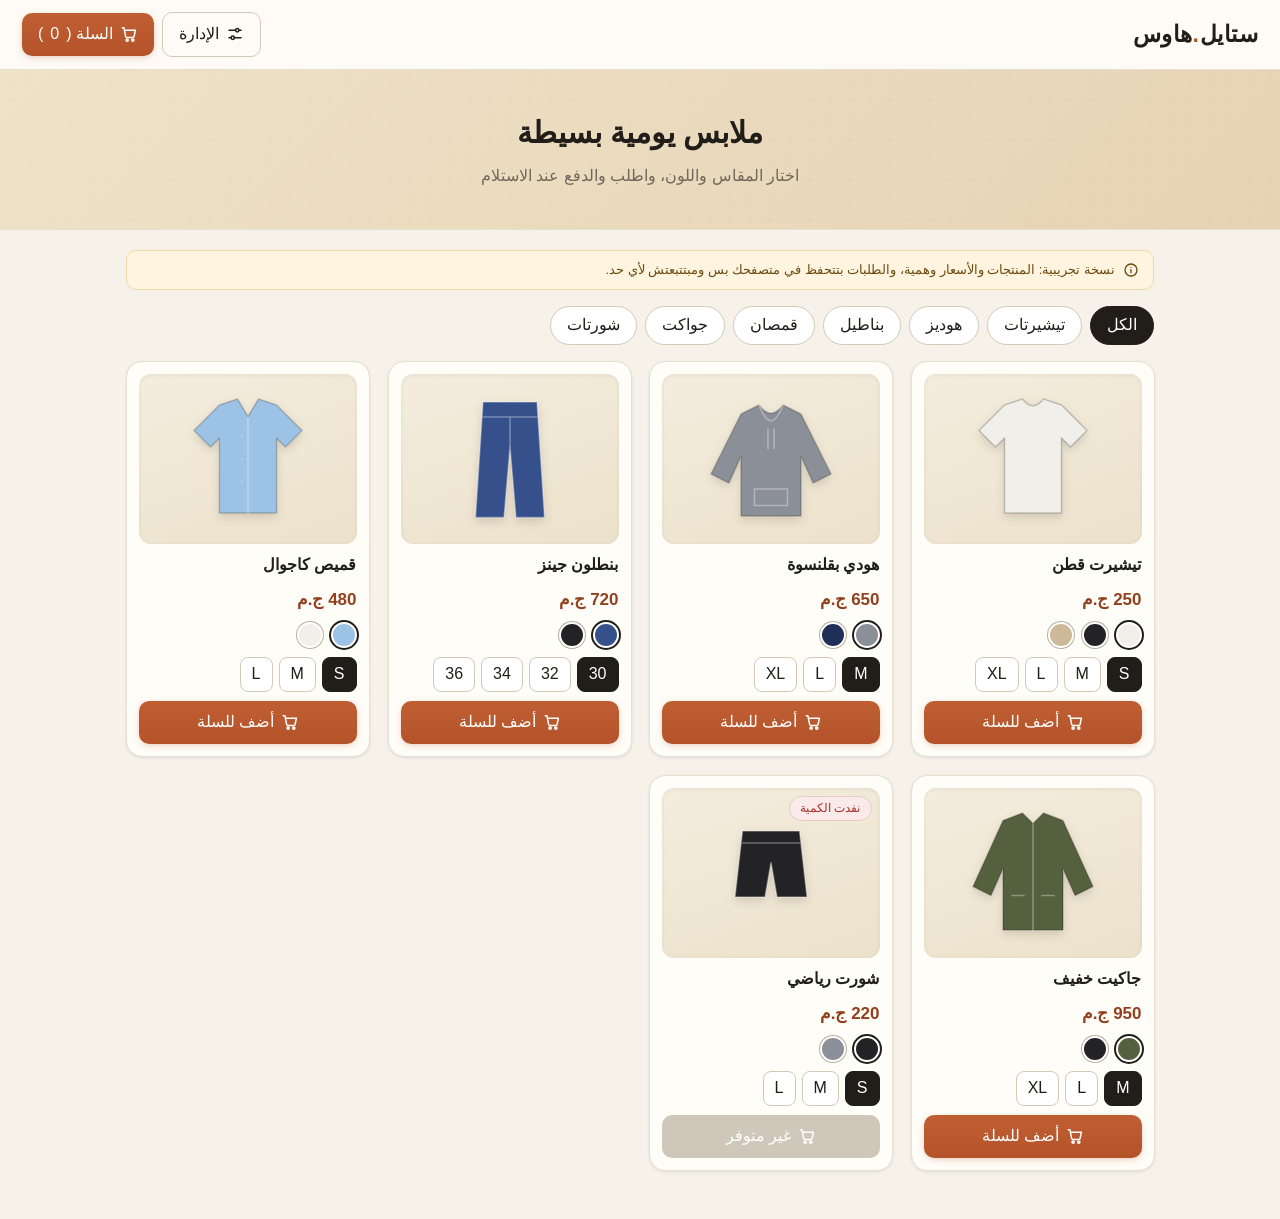
<file: clothing-store/index.html>
<!doctype html>
<html lang="ar" dir="rtl">
<head>
<meta charset="utf-8"><meta name="viewport" content="width=device-width,initial-scale=1">
<meta name="theme-color" content="#f6f2ea">
<title>متجر ملابس - نسخة تجريبية</title>
<link rel="icon" href="data:image/svg+xml,%3Csvg xmlns='http://www.w3.org/2000/svg' viewBox='0 0 24 24'%3E%3Cpath fill='%23b4532a' d='M14.5 3a2.5 2.5 0 0 1-5 0H6L2.5 7.5 5 10l1-1v12h12V9l1 1 2.5-2.5L18 3z'/%3E%3C/svg%3E">
<link rel="stylesheet" href="style.css">
</head>
<body>
<svg class="sprite" aria-hidden="true">
  <symbol id="i-cart" viewBox="0 0 24 24"><circle class="f" cx="9.5" cy="20" r="1.5"/><circle class="f" cx="17" cy="20" r="1.5"/><path d="M3 3.5h2.2l2.3 11.7a2 2 0 0 0 2 1.6h7.3a2 2 0 0 0 2-1.6L20.5 7H6"/></symbol>
  <symbol id="i-gear" viewBox="0 0 24 24"><path d="M4 7h9M17 7h3M4 17h3M11 17h9"/><circle cx="15" cy="7" r="2.2"/><circle cx="9" cy="17" r="2.2"/></symbol>
  <symbol id="i-x" viewBox="0 0 24 24"><path d="M6 6l12 12M18 6L6 18"/></symbol>
  <symbol id="i-check" viewBox="0 0 24 24"><path d="M4.5 12.5l5 5L19.5 7"/></symbol>
  <symbol id="i-info" viewBox="0 0 24 24"><circle cx="12" cy="12" r="9"/><path d="M12 8v.01M12 11.5V16"/></symbol>
</svg>
<header>
  <h1 class="brand">ستايل<span>.</span>هاوس</h1>
  <div class="actions">
    <a class="btn ghost" href="admin.html"><svg class="ic"><use href="#i-gear"/></svg>الإدارة</a>
    <button id="open-cart"><svg class="ic"><use href="#i-cart"/></svg>السلة (<span id="count">0</span>)</button>
  </div>
</header>
<section class="hero"><h2>ملابس يومية بسيطة</h2><p>اختار المقاس واللون، واطلب والدفع عند الاستلام</p></section>
<main>
  <div class="notice"><svg class="ic"><use href="#i-info"/></svg>نسخة تجريبية: المنتجات والأسعار وهمية، والطلبات بتتحفظ في متصفحك بس ومبتتبعتش لأي حد.</div>
  <div id="filters" class="filters" role="group" aria-label="التصنيفات"></div>
  <div id="grid" class="grid"></div>
</main>
<aside id="cart" class="panel" aria-label="السلة">
  <div class="panel-head"><h2>السلة</h2><button class="ghost" id="close-cart"><svg class="ic"><use href="#i-x"/></svg>إغلاق</button></div>
  <div id="cart-lines"></div>
  <div class="total">الإجمالي: <span id="total">0</span> ج.م</div>
  <form id="order-form">
    <label>الاسم<input name="name" required autocomplete="name"></label>
    <label>رقم الموبايل<input name="phone" required inputmode="numeric" pattern="01[0-9]{9}" title="رقم مصري من 11 رقم يبدأ بـ 01" autocomplete="tel"></label>
    <label>العنوان<textarea name="address" rows="2" required></textarea></label>
    <p class="muted">الدفع عند الاستلام.</p>
    <button type="submit"><svg class="ic"><use href="#i-check"/></svg>تسجيل الطلب</button>
  </form>
  <div id="msg" aria-live="polite"></div>
</aside>
<script src="products.js"></script>
<script src="app.js"></script>
</body>
</html>
</file>
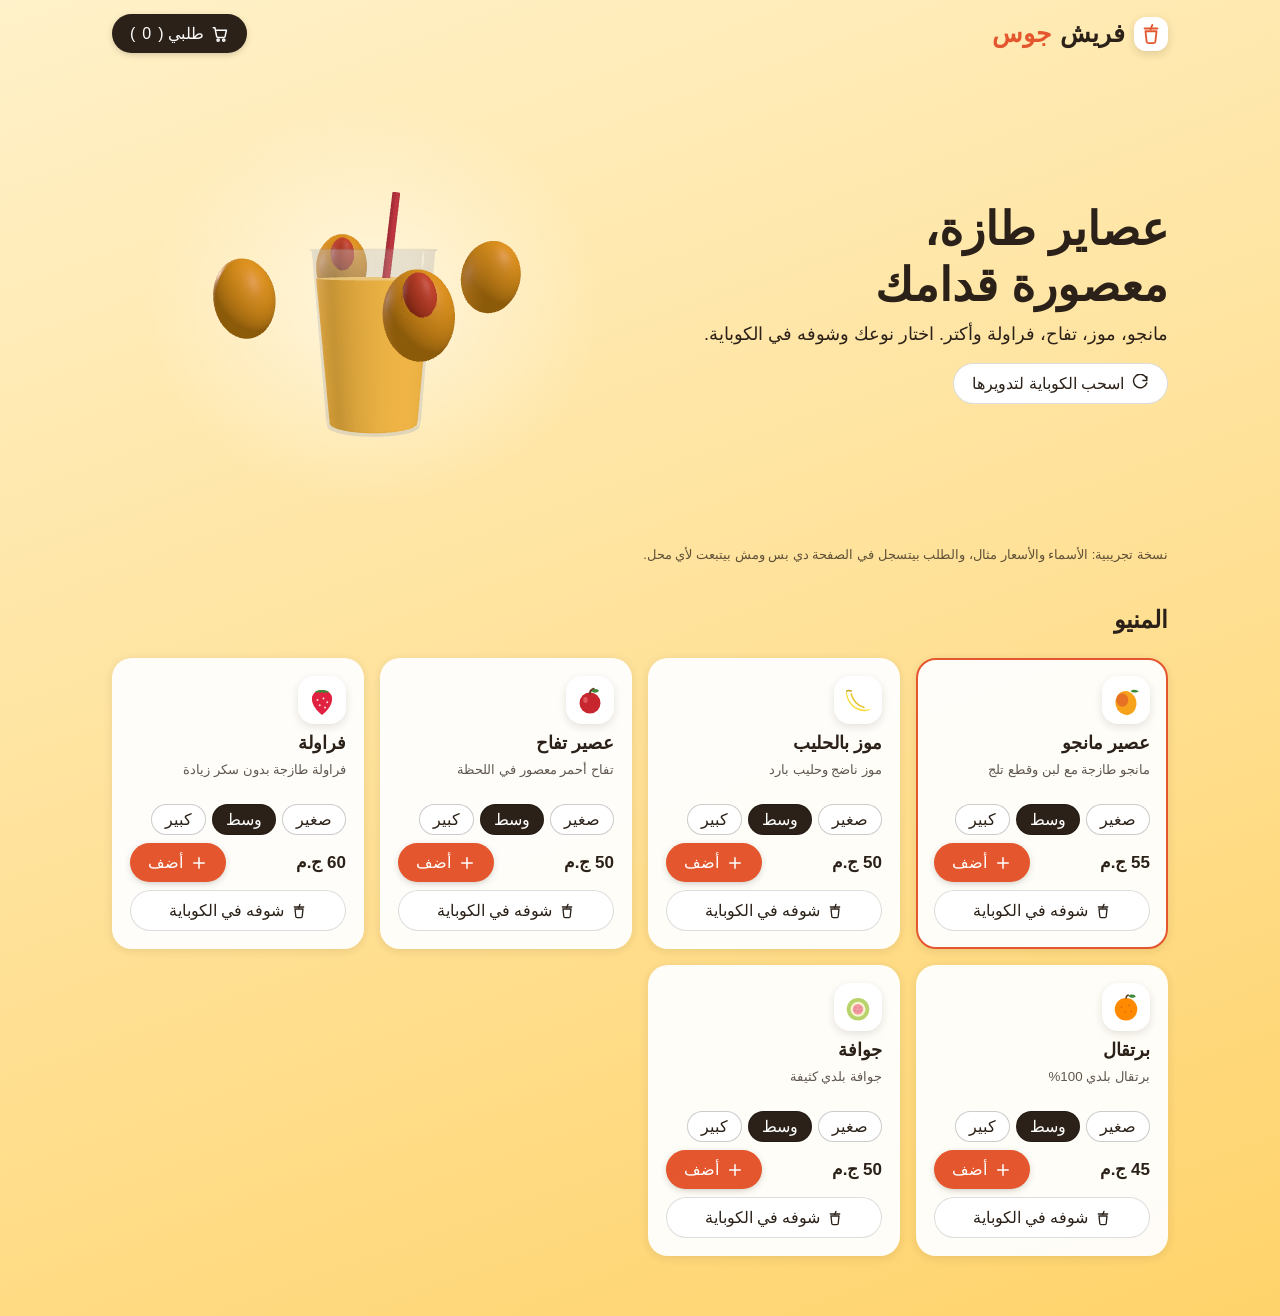
<file: juice-shop/index.html>
<!doctype html>
<html lang="ar" dir="rtl">
<head>
<meta charset="utf-8"><meta name="viewport" content="width=device-width,initial-scale=1">
<meta name="theme-color" content="#ffd36b">
<title>فريش جوس - نسخة تجريبية</title>
<link rel="icon" href="data:image/svg+xml,%3Csvg xmlns='http://www.w3.org/2000/svg' viewBox='0 0 24 24'%3E%3Cpath fill='%23e4572e' d='M6 9h12l-1.2 11.2a2 2 0 0 1-2 1.8H9.2a2 2 0 0 1-2-1.8z'/%3E%3Cpath fill='%23fff' opacity='.75' d='M5 6h14v2H5z'/%3E%3Cpath stroke='%232b2118' stroke-width='1.6' fill='none' stroke-linecap='round' d='M13.5 2 11.5 7'/%3E%3C/svg%3E">
<link rel="stylesheet" href="style.css">
</head>
<body>
<svg class="sprite" aria-hidden="true">
  <symbol id="i-cart" viewBox="0 0 24 24"><circle class="f" cx="9.5" cy="20" r="1.5"/><circle class="f" cx="17" cy="20" r="1.5"/><path d="M3 3.5h2.2l2.3 11.7a2 2 0 0 0 2 1.6h7.3a2 2 0 0 0 2-1.6L20.5 7H6"/></symbol>
  <symbol id="i-cup" viewBox="0 0 24 24"><path d="M6 9h12l-1.2 11.2a2 2 0 0 1-2 1.8H9.2a2 2 0 0 1-2-1.8z"/><path d="M5 6h14"/><path d="M13.5 2 11.5 7"/></symbol>
  <symbol id="i-x" viewBox="0 0 24 24"><path d="M6 6l12 12M18 6L6 18"/></symbol>
  <symbol id="i-plus" viewBox="0 0 24 24"><path d="M12 5v14M5 12h14"/></symbol>
  <symbol id="i-rotate" viewBox="0 0 24 24"><path d="M20.5 5.5A9 9 0 1 0 21 12"/><path d="M21 3.5v5h-5"/></symbol>
  <symbol id="i-trash" viewBox="0 0 24 24"><path d="M4 7h16M9.5 7V4.5h5V7M6.5 7l.9 12.5a2 2 0 0 0 2 1.8h5.2a2 2 0 0 0 2-1.8L17.5 7"/><path d="M10.2 11v6M13.8 11v6"/></symbol>
  <symbol id="i-check" viewBox="0 0 24 24"><path d="M4.5 12.5l5 5L19.5 7"/></symbol>
  <symbol id="i-info" viewBox="0 0 24 24"><circle cx="12" cy="12" r="9"/><path d="M12 8v.01M12 11.5V16"/></symbol>
</svg>
<header>
  <h1 class="brand"><span class="logo"><svg class="ic"><use href="#i-cup"/></svg></span>فريش<span>جوس</span></h1>
  <button id="open-cart"><svg class="ic"><use href="#i-cart"/></svg>طلبي (<span id="count">0</span>)</button>
</header>
<section class="hero">
  <div>
    <h2>عصاير طازة،<br>معصورة قدامك</h2>
    <p>مانجو، موز، تفاح، فراولة وأكتر. اختار نوعك وشوفه في الكوباية.</p>
    <button class="light" id="spin-hint"><svg class="ic"><use href="#i-rotate"/></svg>اسحب الكوباية لتدويرها</button>
  </div>
  <div class="stage">
    <canvas id="c" aria-label="كوباية عصير ثلاثية الأبعاد"></canvas>
    <div class="fallback" id="fallback" aria-hidden="true">
      <svg viewBox="0 0 120 170"><path d="M25 30h70l-6 118a10 10 0 0 1-10 9H41a10 10 0 0 1-10-9z" fill="#fff" opacity=".55"/><path d="M29 55h62l-5 93a9 9 0 0 1-9 8H43a9 9 0 0 1-9-8z" fill="#e4572e" opacity=".85"/><path d="M72 8 60 42" stroke="#e23d4b" stroke-width="6" stroke-linecap="round"/></svg>
    </div>
  </div>
</section>
<p class="note">نسخة تجريبية: الأسماء والأسعار مثال، والطلب بيتسجل في الصفحة دي بس ومش بيتبعت لأي محل.</p>
<main>
  <h3>المنيو</h3>
  <div class="menu" id="menu"></div>
</main>
<aside class="panel" id="cart" aria-label="طلبي">
  <div class="row"><h3>طلبي</h3><button class="light" id="close-cart"><svg class="ic"><use href="#i-x"/></svg>إغلاق</button></div>
  <div id="lines"></div>
  <p class="total"><b>الإجمالي: <span id="total">0</span> ج.م</b></p>
  <form id="order">
    <label>الاسم<input name="name" required></label>
    <label>الموبايل<input name="phone" required pattern="01[0-9]{9}" inputmode="numeric" title="رقم مصري من 11 رقم"></label>
    <button><svg class="ic"><use href="#i-check"/></svg>تسجيل الطلب</button>
  </form>
  <div id="msg" aria-live="polite"></div>
</aside>
<script type="module" src="app.js"></script>
</body>
</html>
</file>
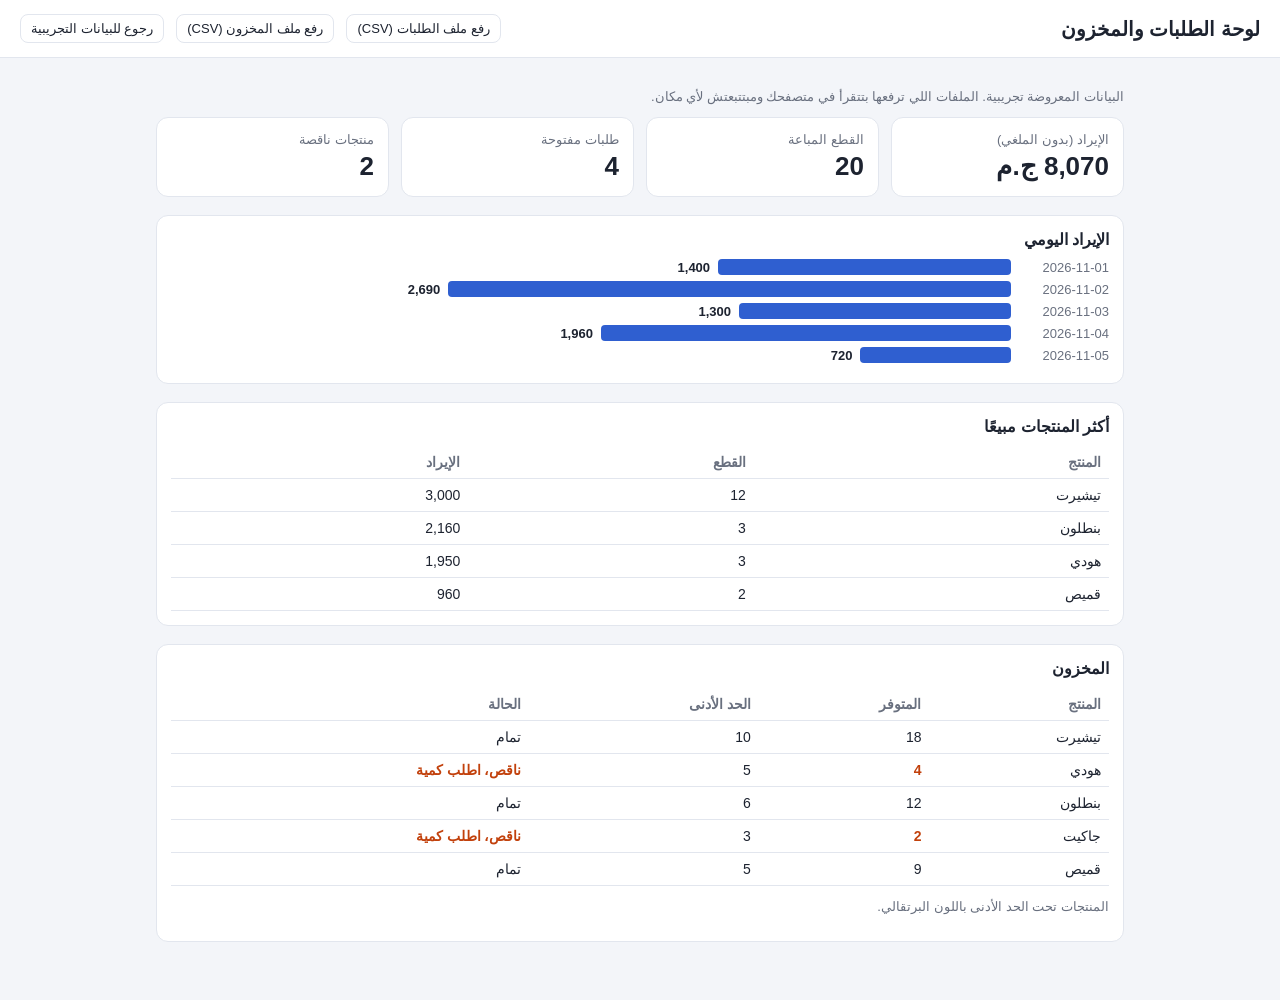
<file: shop-dashboard/index.html>
<!doctype html>
<html lang="ar" dir="rtl">
<head>
<meta charset="utf-8"><meta name="viewport" content="width=device-width,initial-scale=1">
<title>لوحة طلبات ومخزون</title>
<style>
:root{--ink:#1d2330;--muted:#69707f;--bg:#f3f5f9;--card:#fff;--line:#e2e6ee;--accent:#2f5fd0;--warn:#c2410c}
*{box-sizing:border-box}body{margin:0;font-family:"Segoe UI",Tahoma,Arial,sans-serif;background:var(--bg);color:var(--ink)}
header{background:var(--card);border-bottom:1px solid var(--line);padding:14px 20px;display:flex;justify-content:space-between;align-items:center;flex-wrap:wrap;gap:10px}
h1{margin:0;font-size:20px}main{max-width:1000px;margin:0 auto;padding:18px 16px 40px}
.loaders{display:flex;gap:12px;flex-wrap:wrap;font-size:13px}.loaders label{background:#fff;border:1px solid var(--line);border-radius:8px;padding:6px 10px;cursor:pointer}
.loaders input{display:none}
.cards{display:grid;grid-template-columns:repeat(auto-fit,minmax(200px,1fr));gap:12px;margin-bottom:18px}
.card{background:var(--card);border:1px solid var(--line);border-radius:12px;padding:14px}
.card .n{font-size:26px;font-weight:700;margin-top:4px}.card .l{color:var(--muted);font-size:13px}
section{background:var(--card);border:1px solid var(--line);border-radius:12px;padding:14px;margin-bottom:18px}
h2{margin:0 0 10px;font-size:16px}
table{width:100%;border-collapse:collapse}th,td{padding:8px;border-bottom:1px solid var(--line);text-align:right;font-size:14px}
th{color:var(--muted);font-weight:600}.low{color:var(--warn);font-weight:700}
.bar{display:flex;align-items:center;gap:8px;margin:6px 0;font-size:13px}.bar span.d{width:90px;color:var(--muted)}
.bar i{display:block;height:16px;background:var(--accent);border-radius:4px;min-width:2px}
.note{font-size:13px;color:var(--muted)}.err{color:#b91c1c;font-size:13px}
</style>
</head>
<body>
<header><h1>لوحة الطلبات والمخزون</h1>
<div class="loaders">
  <label>رفع ملف الطلبات (CSV)<input type="file" id="f-orders" accept=".csv"></label>
  <label>رفع ملف المخزون (CSV)<input type="file" id="f-stock" accept=".csv"></label>
  <label><button id="reset" style="all:unset;cursor:pointer">رجوع للبيانات التجريبية</button></label>
</div></header>
<main>
  <p class="note" id="source">البيانات المعروضة تجريبية. الملفات اللي ترفعها بتتقرأ في متصفحك ومبتتبعتش لأي مكان.</p>
  <p class="err" id="error"></p>
  <div class="cards" id="cards"></div>
  <section><h2>الإيراد اليومي</h2><div id="daily"></div></section>
  <section><h2>أكثر المنتجات مبيعًا</h2><table id="top"></table></section>
  <section><h2>المخزون</h2><table id="stock"></table><p class="note">المنتجات تحت الحد الأدنى باللون البرتقالي.</p></section>
</main>
<script src="data.js"></script>
<script src="dashboard.js"></script>
</body></html>
</file>
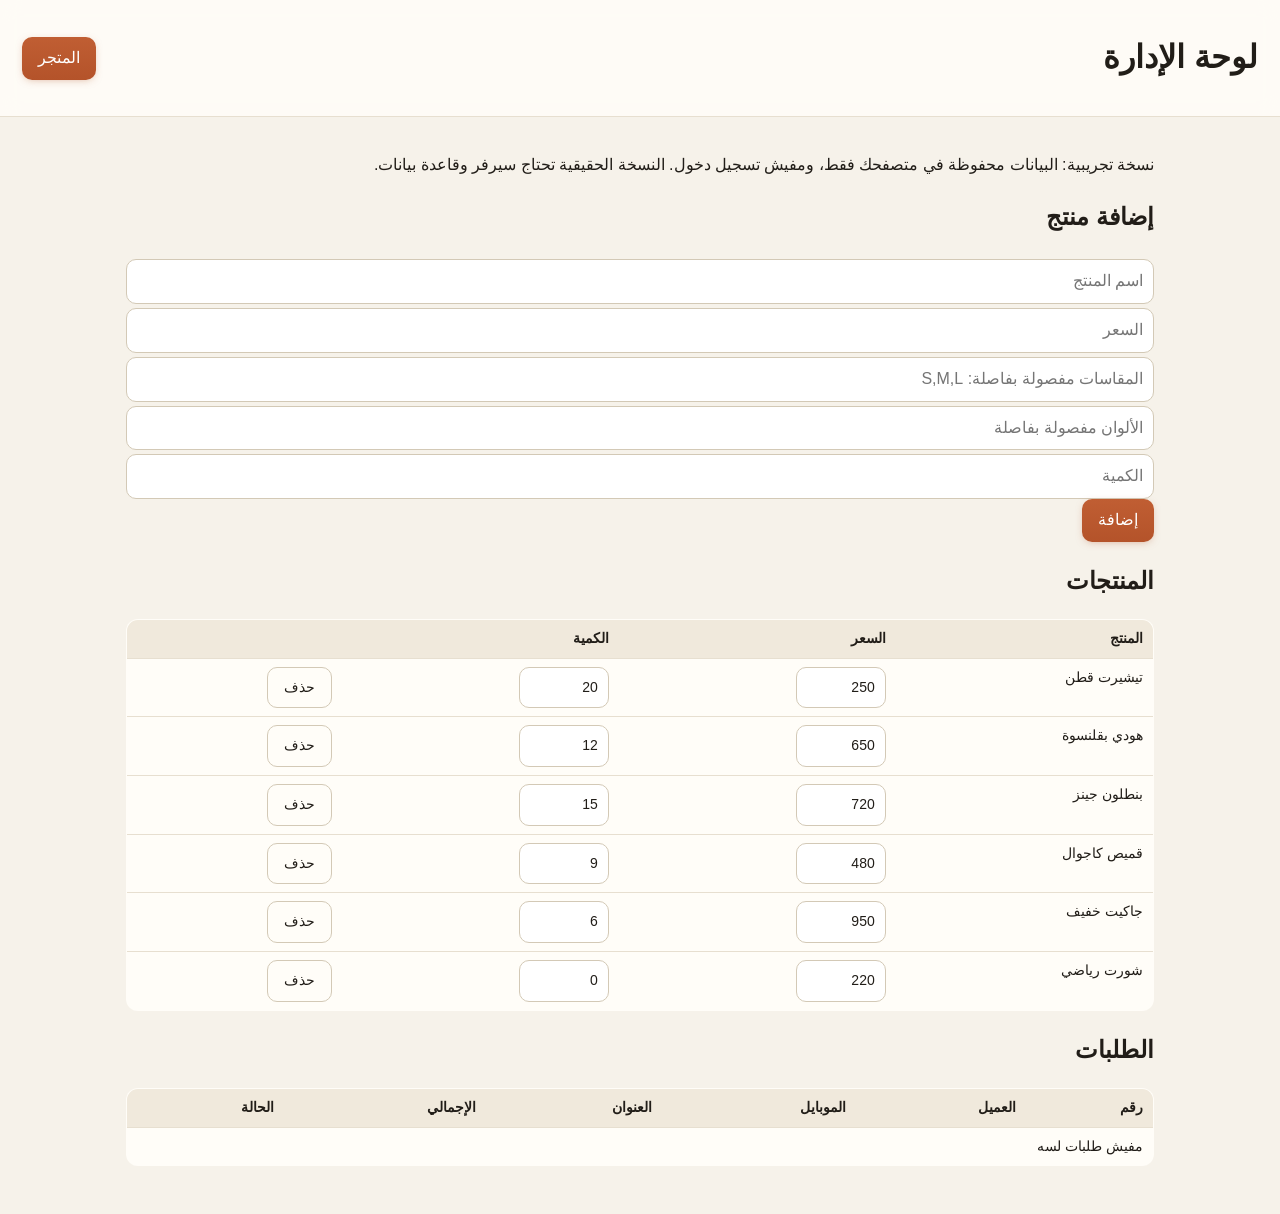
<file: clothing-store/3-admin.html>
<!doctype html>
<html lang="ar" dir="rtl">
<head><meta charset="utf-8"><meta name="viewport" content="width=device-width,initial-scale=1">
<title>لوحة الإدارة</title><link rel="stylesheet" href="style.css"></head>
<body>
<header><h1>لوحة الإدارة</h1><a class="btn" href="index.html">المتجر</a></header>
<main>
  <p class="note">نسخة تجريبية: البيانات محفوظة في متصفحك فقط، ومفيش تسجيل دخول. النسخة الحقيقية تحتاج سيرفر وقاعدة بيانات.</p>
  <h2>إضافة منتج</h2>
  <form id="add">
    <input name="name" placeholder="اسم المنتج" required>
    <input name="price" type="number" min="1" placeholder="السعر" required>
    <input name="sizes" placeholder="المقاسات مفصولة بفاصلة: S,M,L" required>
    <input name="colors" placeholder="الألوان مفصولة بفاصلة" required>
    <input name="stock" type="number" min="0" placeholder="الكمية" required>
    <button>إضافة</button>
  </form>
  <h2>المنتجات</h2>
  <table id="products"></table>
  <h2>الطلبات</h2>
  <table id="orders"></table>
</main>
<script src="products.js"></script>
<script>
const COLORS = ["#c9b6a0","#7aa6a1","#b07a7a","#8f9bb3","#a8a37a"];
function draw() {
  const ps = loadProducts();
  document.getElementById("products").innerHTML =
    "<tr><th>المنتج</th><th>السعر</th><th>الكمية</th><th></th></tr>" +
    ps.map((p) => `<tr><td>${p.name}</td>
      <td><input type="number" value="${p.price}" onchange="edit(${p.id},'price',this.value)"></td>
      <td><input type="number" value="${p.stock}" onchange="edit(${p.id},'stock',this.value)"></td>
      <td><button class="ghost" onclick="del(${p.id})">حذف</button></td></tr>`).join("");
  const os = loadOrders();
  document.getElementById("orders").innerHTML =
    "<tr><th>رقم</th><th>العميل</th><th>الموبايل</th><th>العنوان</th><th>الإجمالي</th><th>الحالة</th></tr>" +
    (os.length ? os.map((o) => `<tr><td>${o.number}</td><td>${o.name}</td><td>${o.phone}</td><td>${o.address}</td><td>${o.total}</td><td>${o.status}</td></tr>`).join("")
      : '<tr><td colspan="6" class="note">مفيش طلبات لسه</td></tr>');
}
function edit(id, k, v) { const ps = loadProducts(); ps.find((p) => p.id === id)[k] = Number(v); saveProducts(ps); }
function del(id) { saveProducts(loadProducts().filter((p) => p.id !== id)); draw(); }
document.getElementById("add").onsubmit = (e) => {
  e.preventDefault();
  const f = new FormData(e.target), ps = loadProducts();
  const split = (s) => s.split(",").map((x) => x.trim()).filter(Boolean);
  ps.push({ id: Date.now(), name: f.get("name"), price: Number(f.get("price")), sizes: split(f.get("sizes")),
    colors: split(f.get("colors")), color: COLORS[ps.length % COLORS.length], stock: Number(f.get("stock")) });
  saveProducts(ps); e.target.reset(); draw();
};
draw();
</script>
</body></html>
</file>
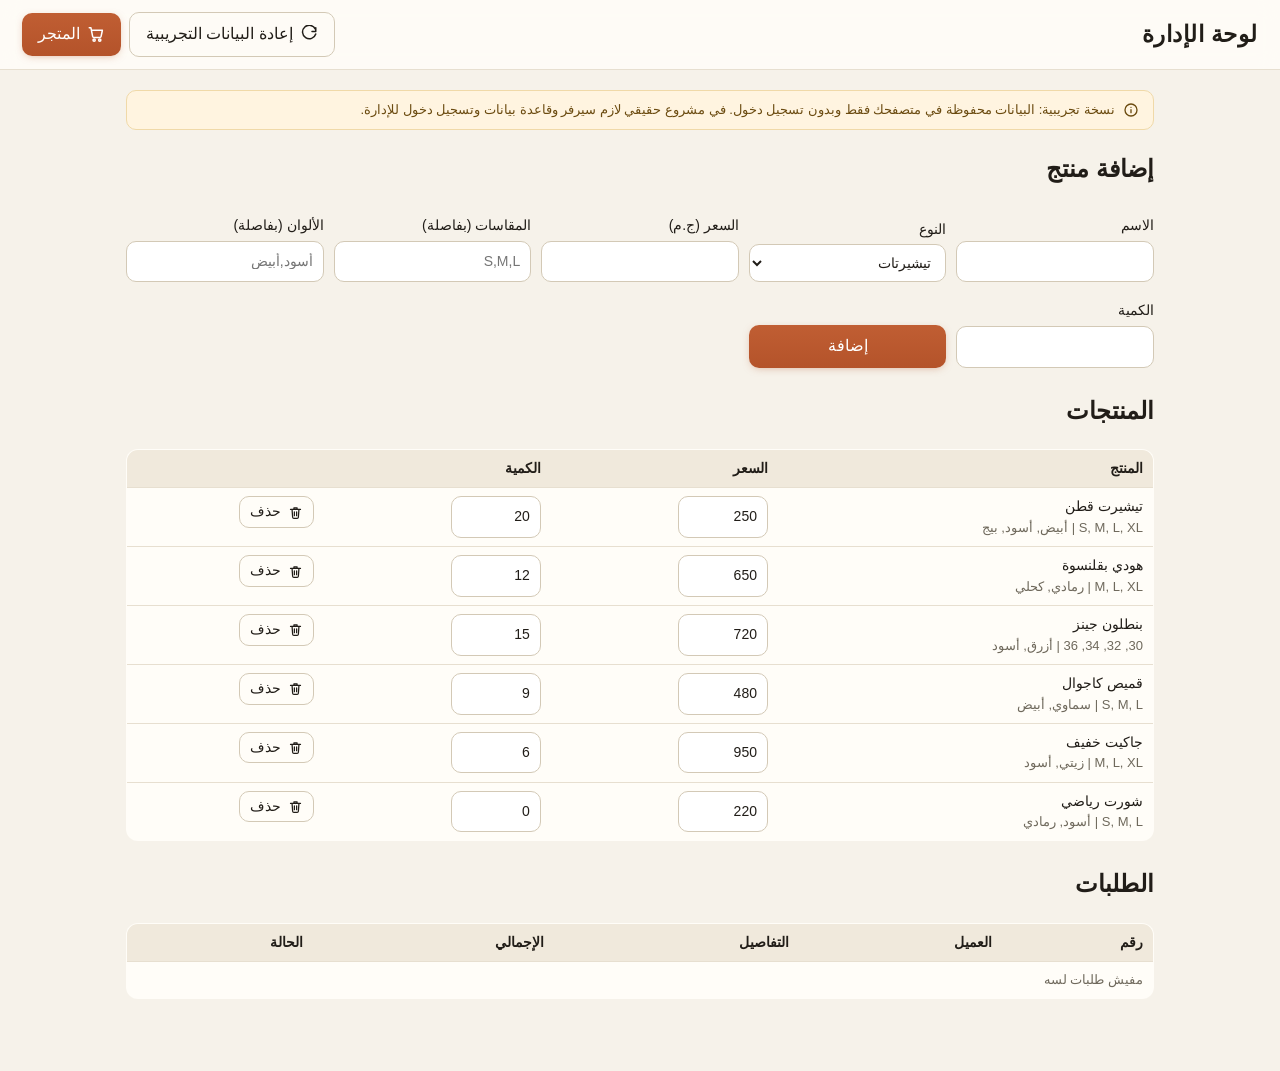
<file: clothing-store/4-admin.html>
<!doctype html>
<html lang="ar" dir="rtl">
<head><meta charset="utf-8"><meta name="viewport" content="width=device-width,initial-scale=1">
<meta name="theme-color" content="#f6f2ea">
<title>لوحة الإدارة</title>
<link rel="icon" href="data:image/svg+xml,%3Csvg xmlns='http://www.w3.org/2000/svg' viewBox='0 0 24 24'%3E%3Cpath fill='%23b4532a' d='M14.5 3a2.5 2.5 0 0 1-5 0H6L2.5 7.5 5 10l1-1v12h12V9l1 1 2.5-2.5L18 3z'/%3E%3C/svg%3E">
<link rel="stylesheet" href="style.css"></head>
<body>
<svg class="sprite" aria-hidden="true">
  <symbol id="i-cart" viewBox="0 0 24 24"><circle class="f" cx="9.5" cy="20" r="1.5"/><circle class="f" cx="17" cy="20" r="1.5"/><path d="M3 3.5h2.2l2.3 11.7a2 2 0 0 0 2 1.6h7.3a2 2 0 0 0 2-1.6L20.5 7H6"/></symbol>
  <symbol id="i-trash" viewBox="0 0 24 24"><path d="M4 7h16M9.5 7V4.5h5V7M6.5 7l.9 12.5a2 2 0 0 0 2 1.8h5.2a2 2 0 0 0 2-1.8L17.5 7"/><path d="M10.2 11v6M13.8 11v6"/></symbol>
  <symbol id="i-rotate" viewBox="0 0 24 24"><path d="M20.5 5.5A9 9 0 1 0 21 12"/><path d="M21 3.5v5h-5"/></symbol>
  <symbol id="i-info" viewBox="0 0 24 24"><circle cx="12" cy="12" r="9"/><path d="M12 8v.01M12 11.5V16"/></symbol>
</svg>
<header><h1 class="brand">لوحة الإدارة</h1>
  <div class="actions"><button class="ghost" id="reset"><svg class="ic"><use href="#i-rotate"/></svg>إعادة البيانات التجريبية</button><a class="btn" href="index.html"><svg class="ic"><use href="#i-cart"/></svg>المتجر</a></div></header>
<main>
  <div class="notice"><svg class="ic"><use href="#i-info"/></svg>نسخة تجريبية: البيانات محفوظة في متصفحك فقط وبدون تسجيل دخول. في مشروع حقيقي لازم سيرفر وقاعدة بيانات وتسجيل دخول للإدارة.</div>
  <h2>إضافة منتج</h2>
  <form id="add" class="admin-form">
    <label>الاسم<input name="name" required></label>
    <label>النوع<select name="type"></select></label>
    <label>السعر (ج.م)<input name="price" type="number" min="1" required></label>
    <label>المقاسات (بفاصلة)<input name="sizes" placeholder="S,M,L" required></label>
    <label>الألوان (بفاصلة)<input name="colors" placeholder="أسود,أبيض" required></label>
    <label>الكمية<input name="stock" type="number" min="0" required></label>
    <button>إضافة</button>
  </form>
  <h2>المنتجات</h2>
  <div class="table-wrap"><table id="products"></table></div>
  <h2>الطلبات</h2>
  <div class="table-wrap"><table id="orders"></table></div>
</main>
<script src="products.js"></script>
<script>
const $ = (id) => document.getElementById(id);
$("add").elements.type.innerHTML = Object.entries(TYPE_LABELS).map(([k, v]) => `<option value="${k}">${v}</option>`).join("");
const STATUSES = ["جديد", "تم الشحن", "تم التسليم", "ملغي"];

function draw() {
  const ps = loadProducts();
  $("products").innerHTML = "<tr><th>المنتج</th><th>السعر</th><th>الكمية</th><th></th></tr>" +
    ps.map((p) => `<tr><td>${esc(p.name)}<div class="muted">${esc(p.sizes.join(", "))} | ${esc(p.colors.join(", "))}</div></td>
      <td><input type="number" min="1" value="${p.price}" data-edit="${p.id}|price" aria-label="السعر"></td>
      <td><input type="number" min="0" value="${p.stock}" data-edit="${p.id}|stock" aria-label="الكمية"></td>
      <td><button class="ghost small" data-del="${p.id}"><svg class="ic" style="width:15px;height:15px"><use href="#i-trash"/></svg>حذف</button></td></tr>`).join("");
  const os = loadOrders();
  $("orders").innerHTML = "<tr><th>رقم</th><th>العميل</th><th>التفاصيل</th><th>الإجمالي</th><th>الحالة</th></tr>" +
    (os.length ? os.map((o, i) => `<tr><td>${o.number}<div class="muted">${esc(o.date)}</div></td>
      <td>${esc(o.name)}<div class="muted">${esc(o.phone)}<br>${esc(o.address)}</div></td>
      <td>${o.items.map((l) => `${esc(l.name)} (${esc(l.size)}، ${esc(l.color)}) × ${l.qty}`).join("<br>")}</td>
      <td>${o.total} ج.م</td>
      <td><select data-status="${i}">${STATUSES.map((s) => `<option ${s === o.status ? "selected" : ""}>${s}</option>`).join("")}</select></td></tr>`).join("")
      : '<tr><td colspan="5" class="muted">مفيش طلبات لسه</td></tr>');
}

document.addEventListener("change", (e) => {
  const t = e.target;
  if (t.dataset.edit) {
    const [id, key] = t.dataset.edit.split("|");
    const v = Number(t.value);
    if (!(v >= 0)) { draw(); return; }
    const ps = loadProducts(); ps.find((p) => p.id === Number(id))[key] = v; saveProducts(ps);
  } else if (t.dataset.status) {
    const os = loadOrders(); os[Number(t.dataset.status)].status = t.value; saveOrders(os);
  }
});
document.addEventListener("click", (e) => {
  const t = e.target.closest("button");
  if (t && t.dataset.del) { saveProducts(loadProducts().filter((p) => p.id !== Number(t.dataset.del))); draw(); }
});
$("reset").onclick = () => { if (confirm("مسح الطلبات ورجوع المنتجات للبيانات التجريبية؟")) { resetDemo(); draw(); } };
$("add").onsubmit = (e) => {
  e.preventDefault();
  const f = new FormData(e.target), ps = loadProducts();
  const split = (s) => s.split(",").map((x) => x.trim()).filter(Boolean);
  ps.push({ id: Date.now(), name: f.get("name").trim(), type: f.get("type"), price: Number(f.get("price")),
    sizes: split(f.get("sizes")), colors: split(f.get("colors")), stock: Number(f.get("stock")) });
  saveProducts(ps); e.target.reset(); draw();
};
draw();
</script>
</body></html>
</file>
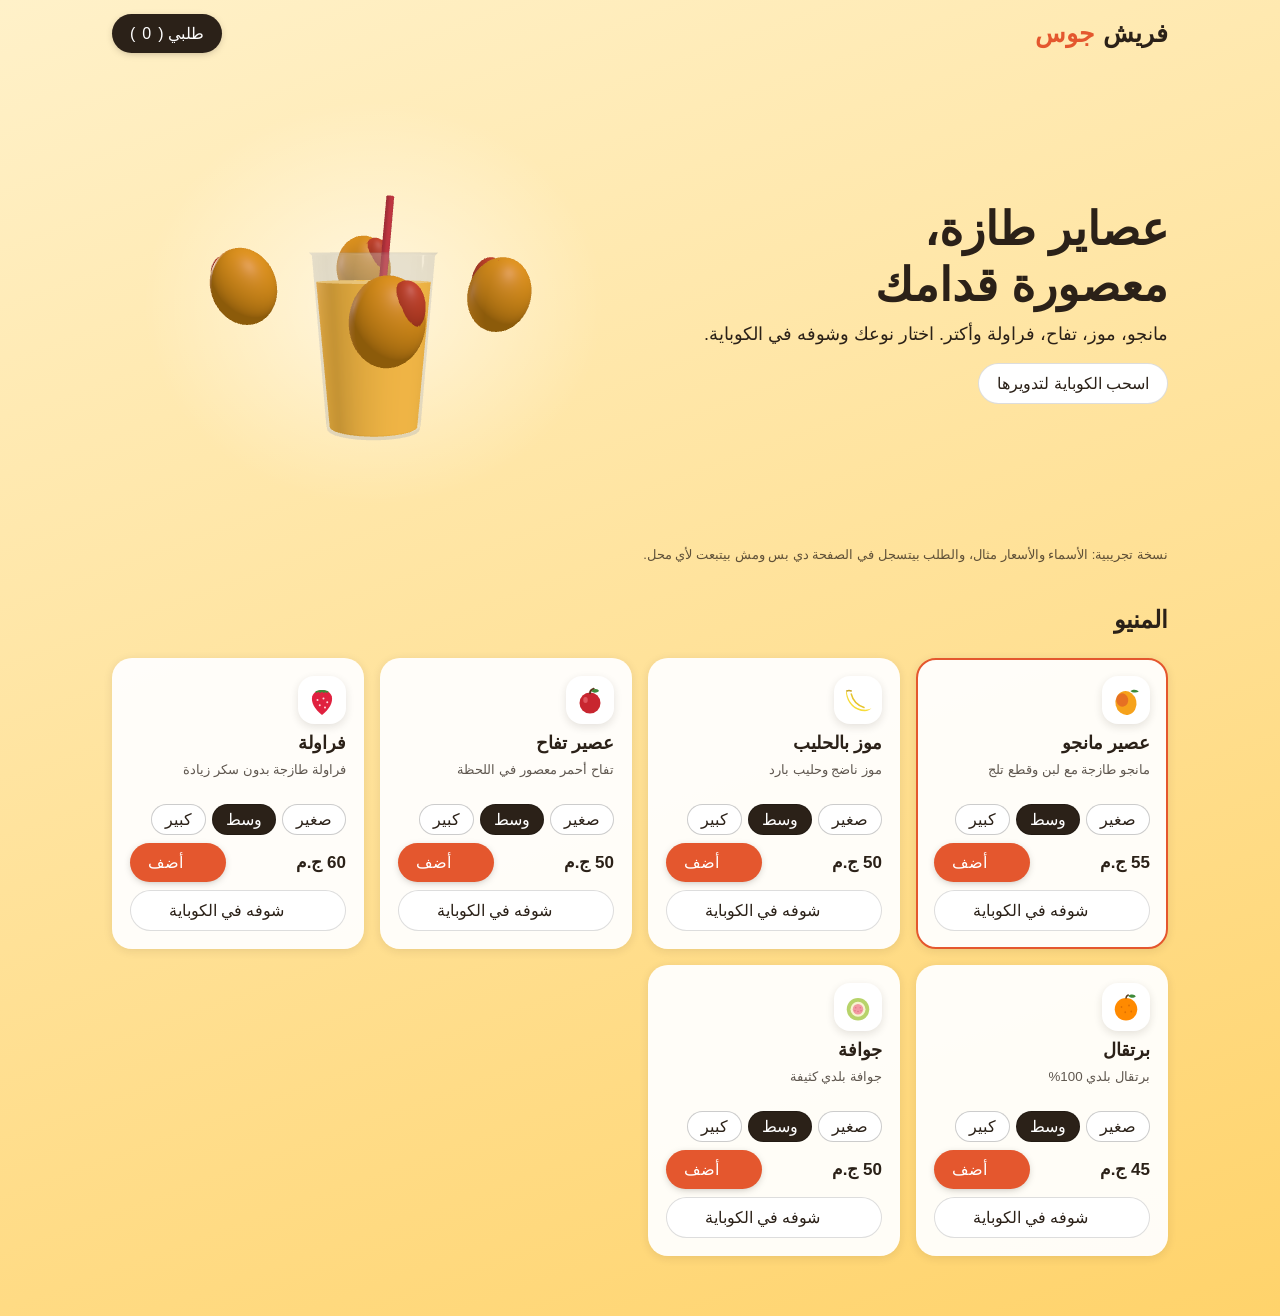
<file: juice-shop/1-index.html>
<!doctype html>
<html lang="ar" dir="rtl">
<head>
<meta charset="utf-8"><meta name="viewport" content="width=device-width,initial-scale=1">
<title>فريش جوس - نسخة تجريبية</title>
<link rel="stylesheet" href="style.css">
</head>
<body>
<header>
  <h1 class="brand">فريش<span>جوس</span></h1>
  <button id="open-cart">طلبي (<span id="count">0</span>)</button>
</header>
<section class="hero">
  <div>
    <h2>عصاير طازة،<br>معصورة قدامك</h2>
    <p>مانجو، موز، تفاح، فراولة وأكتر. اختار نوعك وشوفه في الكوباية.</p>
    <button class="light" id="spin-hint">اسحب الكوباية لتدويرها</button>
  </div>
  <div class="stage">
    <canvas id="c" aria-label="كوباية عصير ثلاثية الأبعاد"></canvas>
    <div class="fallback" id="fallback" aria-hidden="true">🥤</div>
  </div>
</section>
<p class="note">نسخة تجريبية: الأسماء والأسعار مثال، والطلب بيتسجل في الصفحة دي بس ومش بيتبعت لأي محل.</p>
<main>
  <h3>المنيو</h3>
  <div class="menu" id="menu"></div>
</main>
<aside class="panel" id="cart" aria-label="طلبي">
  <div class="row"><h3>طلبي</h3><button class="light" id="close-cart">إغلاق</button></div>
  <div id="lines"></div>
  <p><b>الإجمالي: <span id="total">0</span> ج.م</b></p>
  <form id="order">
    <label>الاسم<input name="name" required></label>
    <label>الموبايل<input name="phone" required pattern="01[0-9]{9}" inputmode="numeric" title="رقم مصري من 11 رقم"></label>
    <button>تسجيل الطلب</button>
  </form>
  <div id="msg" aria-live="polite"></div>
</aside>
<script type="module" src="app.js"></script>
</body>
</html>
</file>
<file: clothing-store/style.css>
:root { --ink:#211d18; --muted:#6f695c; --accent:#b4532a; --accent-dark:#93401f; --bg:#f6f2ea; --card:#fffdf8; --line:#e7dfd0; --danger:#a8322d; }
* { box-sizing: border-box; }
body { margin:0; font-family: "Segoe UI", Tahoma, Arial, sans-serif; background:var(--bg); color:var(--ink); line-height:1.55; }
.sprite { position:absolute; width:0; height:0; overflow:hidden; }
.ic { width:18px; height:18px; fill:none; stroke:currentColor; stroke-width:2; stroke-linecap:round; stroke-linejoin:round; flex:none; }
.ic .f { fill:currentColor; stroke:none; }
header { display:flex; justify-content:space-between; align-items:center; gap:10px; padding:12px 22px; background:#fffdf8d9; backdrop-filter:blur(10px); -webkit-backdrop-filter:blur(10px); border-bottom:1px solid var(--line); position:sticky; top:0; z-index:5; }
.brand { font-size:23px; font-weight:800; letter-spacing:.5px; margin:0; }
.brand span { color:var(--accent); }
.actions { display:flex; gap:8px; align-items:center; }
.actions .btn, .actions button { white-space:nowrap; }
button, .btn { display:inline-flex; align-items:center; justify-content:center; gap:7px; background:linear-gradient(180deg,#c05e33,var(--accent)); color:#fff; border:0; border-radius:10px; padding:9px 16px; font:inherit; cursor:pointer; text-decoration:none; box-shadow:0 2px 8px -3px #b4532a80; transition:transform .12s ease, box-shadow .12s ease, background .12s ease; }
button:hover, .btn:hover { background:linear-gradient(180deg,var(--accent),var(--accent-dark)); transform:translateY(-1px); box-shadow:0 5px 12px -4px #b4532a99; }
button:active, .btn:active { transform:none; }
button:disabled { background:#cfc8ba; box-shadow:none; transform:none; cursor:not-allowed; }
button.ghost, .btn.ghost { background:transparent; color:var(--ink); border:1px solid #d3c9b6; box-shadow:none; }
button.ghost:hover, .btn.ghost:hover { background:#f0e9dc; }
button.small { padding:4px 10px; }
:focus-visible { outline:3px solid #e0a483; outline-offset:2px; }
.hero { background-image:radial-gradient(#3d2c1a0d 1.2px, transparent 1.2px), linear-gradient(135deg,#efe2c9,#e6d3b3); background-size:20px 20px, cover; padding:40px 20px; text-align:center; border-bottom:1px solid var(--line); }
.hero h2 { margin:0 0 8px; font-size:30px; font-weight:800; }
.hero p { margin:0; color:var(--muted); font-size:16px; }
main { max-width:1060px; margin:0 auto; padding:20px 16px 48px; }
.notice { display:flex; gap:8px; align-items:flex-start; background:#fff4e0; border:1px solid #f0d9a8; color:#6b4b10; padding:9px 14px; border-radius:10px; font-size:13px; margin-bottom:16px; }
.notice .ic { width:16px; height:16px; margin-top:2px; }
.filters { display:flex; gap:8px; flex-wrap:wrap; margin-bottom:16px; }
.chip { background:#fff; color:var(--ink); border:1px solid #d3c9b6; border-radius:999px; padding:6px 16px; box-shadow:none; }
.chip:hover { background:#f0e9dc; transform:none; box-shadow:none; }
.chip.active { background:var(--ink); color:#fff; border-color:var(--ink); }
.grid { display:grid; grid-template-columns:repeat(auto-fill,minmax(225px,1fr)); gap:18px; }
.card { background:var(--card); border-radius:16px; padding:12px; border:1px solid var(--line); display:flex; flex-direction:column; gap:9px; box-shadow:0 1px 3px #2b21181a; transition:transform .15s ease, box-shadow .15s ease; content-visibility:auto; contain-intrinsic-size:auto 360px; }
.card:hover { transform:translateY(-3px); box-shadow:0 12px 26px -12px #3d2c1a40; }
.art { height:170px; border-radius:12px; background:linear-gradient(160deg,#f4edde,#ece1cb); box-shadow:inset 0 1px 4px #3d2c1a14; display:flex; align-items:center; justify-content:center; position:relative; }
.art svg { height:150px; width:150px; filter:drop-shadow(0 4px 5px #2b211826); }
.name { font-weight:600; }
.badge { position:absolute; top:8px; right:8px; border-radius:999px; font-size:12px; padding:2px 10px; border:1px solid; }
.badge.out { background:#fbeaea; color:var(--danger); border-color:#ecc9c9; }
.badge.low { background:#fff4e0; color:#6b4b10; border-color:#f0d9a8; }
.price { font-weight:800; color:var(--accent-dark); font-size:17px; }
.swatches { display:flex; gap:8px; }
.sw { width:26px; height:26px; border-radius:50%; border:2px solid #fff; box-shadow:0 0 0 1px #b9b09f; padding:0; }
.sw:hover { background:inherit; transform:none; box-shadow:0 0 0 1px #8f8672; }
.sw.sel { box-shadow:0 0 0 2px var(--ink); }
.sizes { display:flex; gap:6px; flex-wrap:wrap; }
.size { background:#fff; color:var(--ink); border:1px solid #d3c9b6; padding:4px 11px; border-radius:8px; box-shadow:none; }
.size:hover { background:#f0e9dc; transform:none; box-shadow:none; }
.size.sel { background:var(--ink); color:#fff; border-color:var(--ink); }
.add { margin-top:auto; }
.panel { position:fixed; top:0; left:0; width:min(400px,100%); height:100%; background:var(--card); box-shadow:4px 0 24px #0003; padding:16px; overflow:auto; transform:translateX(-105%); transition:transform .2s; z-index:10; visibility:hidden; }
.panel.open { transform:none; visibility:visible; }
.panel-head { display:flex; justify-content:space-between; align-items:center; }
.line-item { display:grid; grid-template-columns:1fr auto auto; gap:8px; align-items:center; padding:8px 0; border-bottom:1px solid var(--line); font-size:14px; }
.qty { display:flex; align-items:center; gap:6px; }
label { display:block; font-size:14px; margin-top:8px; }
input, textarea, select { width:100%; padding:9px 10px; margin-top:4px; border:1px solid #d3c9b6; border-radius:10px; font:inherit; background:#fff; color:var(--ink); }
input:focus, textarea:focus, select:focus { border-color:var(--accent); outline:none; }
.total { font-size:18px; font-weight:800; margin:12px 0; }
.toast { background:#e8f3ea; border:1px solid #b8d9be; padding:10px 12px; border-radius:10px; margin-top:12px; font-size:14px; }
.err { background:#fbeaea; border:1px solid #e5b9b9; }
table { width:100%; border-collapse:collapse; background:var(--card); border:1px solid var(--line); border-radius:12px; overflow:hidden; }
th, td { padding:8px 10px; border-bottom:1px solid var(--line); text-align:right; font-size:14px; vertical-align:top; }
th { background:#f0e9dc; }
td input, td select { margin:0; width:90px; }
.table-wrap { overflow-x:auto; margin-bottom:24px; }
.admin-form { display:grid; grid-template-columns:repeat(auto-fit,minmax(170px,1fr)); gap:10px; align-items:end; margin-bottom:24px; }
.muted { color:var(--muted); font-size:13px; }
@media (max-width:520px) { .hero h2 { font-size:23px; } .brand { font-size:19px; } .grid { grid-template-columns:repeat(2,1fr); gap:10px; } .art svg { height:110px; width:110px; } .art { height:130px; } }
@media (prefers-reduced-motion: reduce) { *, *::before, *::after { transition:none !important; } }
</file>
<file: juice-shop/style.css>
:root { --bg1:#fff1c9; --bg2:#ffd36b; --ink:#2b2118; --accent:#e4572e; --card:#fffffff0; }
* { box-sizing:border-box; }
body { margin:0; font-family:"Segoe UI",Tahoma,Arial,sans-serif; color:var(--ink); background:linear-gradient(160deg,var(--bg1),var(--bg2)); min-height:100vh; transition:background .5s; }
.sprite { position:absolute; width:0; height:0; overflow:hidden; }
.ic { width:18px; height:18px; fill:none; stroke:currentColor; stroke-width:2; stroke-linecap:round; stroke-linejoin:round; flex:none; }
.ic .f { fill:currentColor; stroke:none; }
header { display:flex; justify-content:space-between; align-items:center; padding:14px 22px; max-width:1100px; margin:0 auto; }
.brand { display:flex; align-items:center; gap:9px; font-size:25px; font-weight:800; margin:0; }
.brand .logo { width:34px; height:34px; display:grid; place-items:center; background:#fff; border-radius:12px; box-shadow:0 3px 8px #2b211826; color:var(--accent); }
.brand .logo .ic { width:22px; height:22px; }
.brand span:not(.logo) { color:var(--accent); }
button { display:inline-flex; align-items:center; justify-content:center; gap:7px; font:inherit; cursor:pointer; border:0; border-radius:999px; padding:10px 18px; background:var(--ink); color:#fff; box-shadow:0 2px 8px -3px #2b211866; transition:transform .12s ease, box-shadow .12s ease; }
button:hover { transform:translateY(-1px); box-shadow:0 6px 14px -5px #2b211880; }
button:active { transform:none; }
button.light { background:#fff; color:var(--ink); border:1px solid #0002; box-shadow:none; }
button.light:hover { transform:none; background:#fff; }
:focus-visible { outline:3px solid var(--accent); outline-offset:2px; }
.hero { display:grid; grid-template-columns:1fr 1fr; align-items:center; max-width:1100px; margin:0 auto; padding:6px 22px 14px; gap:10px; }
.hero h2 { font-size:clamp(30px,5vw,46px); margin:0 0 10px; line-height:1.2; }
.hero p { font-size:18px; margin:0 0 18px; }
.stage { height:460px; position:relative; }
.stage::before { content:""; position:absolute; inset:6%; background:radial-gradient(closest-side,#ffffff90,#ffffff00); border-radius:50%; }
#c { position:relative; width:100%; height:100%; display:block; cursor:grab; touch-action:pan-y; }
#c:active { cursor:grabbing; }
.fallback { display:none; position:absolute; inset:0; align-items:center; justify-content:center; }
.fallback svg { height:70%; }
.note { max-width:1100px; margin:0 auto; padding:0 22px; font-size:13px; opacity:.75; }
main { max-width:1100px; margin:0 auto; padding:20px 22px 60px; }
h3 { font-size:24px; }
.menu { display:grid; grid-template-columns:repeat(auto-fill,minmax(215px,1fr)); gap:16px; }
.item { background:var(--card); border-radius:20px; padding:16px; text-align:right; border:2px solid transparent; display:flex; flex-direction:column; gap:8px; box-shadow:0 2px 10px #2b21181a; transition:transform .15s ease, box-shadow .15s ease, border-color .15s ease; content-visibility:auto; contain-intrinsic-size:auto 300px; }
.item:hover { transform:translateY(-3px); box-shadow:0 12px 24px -10px #2b211840; }
.item.active { border-color:var(--accent); }
.fruit-ic { width:48px; height:48px; display:grid; place-items:center; background:#fff; border-radius:16px; box-shadow:0 3px 8px #2b21181f; }
.fruit-ic svg { width:36px; height:36px; }
.item b { font-size:18px; } .item small { opacity:.75; min-height:34px; }
.row { display:flex; justify-content:space-between; align-items:center; gap:8px; }
.price { font-weight:800; font-size:17px; }
.sizes { display:flex; gap:6px; }
.size { padding:5px 13px; background:#fff; color:var(--ink); border:1px solid #0003; box-shadow:none; }
.size:hover { transform:none; background:#f4f1ea; box-shadow:none; }
.size.sel { background:var(--ink); color:#fff; }
.add { background:var(--accent); }
.view .ic { width:16px; height:16px; }
.panel { position:fixed; top:0; left:0; width:min(380px,100%); height:100%; background:#fffdf7; padding:18px; box-shadow:4px 0 24px #0004; transform:translateX(-105%); visibility:hidden; transition:transform .2s; overflow:auto; z-index:10; }
.panel.open { transform:none; visibility:visible; }
.line { display:flex; justify-content:space-between; align-items:center; padding:8px 0; border-bottom:1px solid #0001; font-size:15px; }
.line button { padding:5px 10px; }
.line button .ic { width:15px; height:15px; }
.total { font-size:17px; }
.toast { background:#e8f3ea; border:1px solid #b8d9be; padding:10px; border-radius:10px; margin-top:12px; font-size:14px; }
label { font-size:14px; }
input { width:100%; padding:10px; margin:4px 0 10px; border:1px solid #0003; border-radius:10px; font:inherit; }
input:focus { border-color:var(--accent); outline:none; }
@media (max-width:760px) { .hero { grid-template-columns:1fr; text-align:center; } .hero h2 { font-size:32px; } .stage { height:340px; order:-1; } #spin-hint { margin:0 auto; } }
@media (prefers-reduced-motion: reduce) { *, *::before, *::after { transition:none !important; } }
</file>
